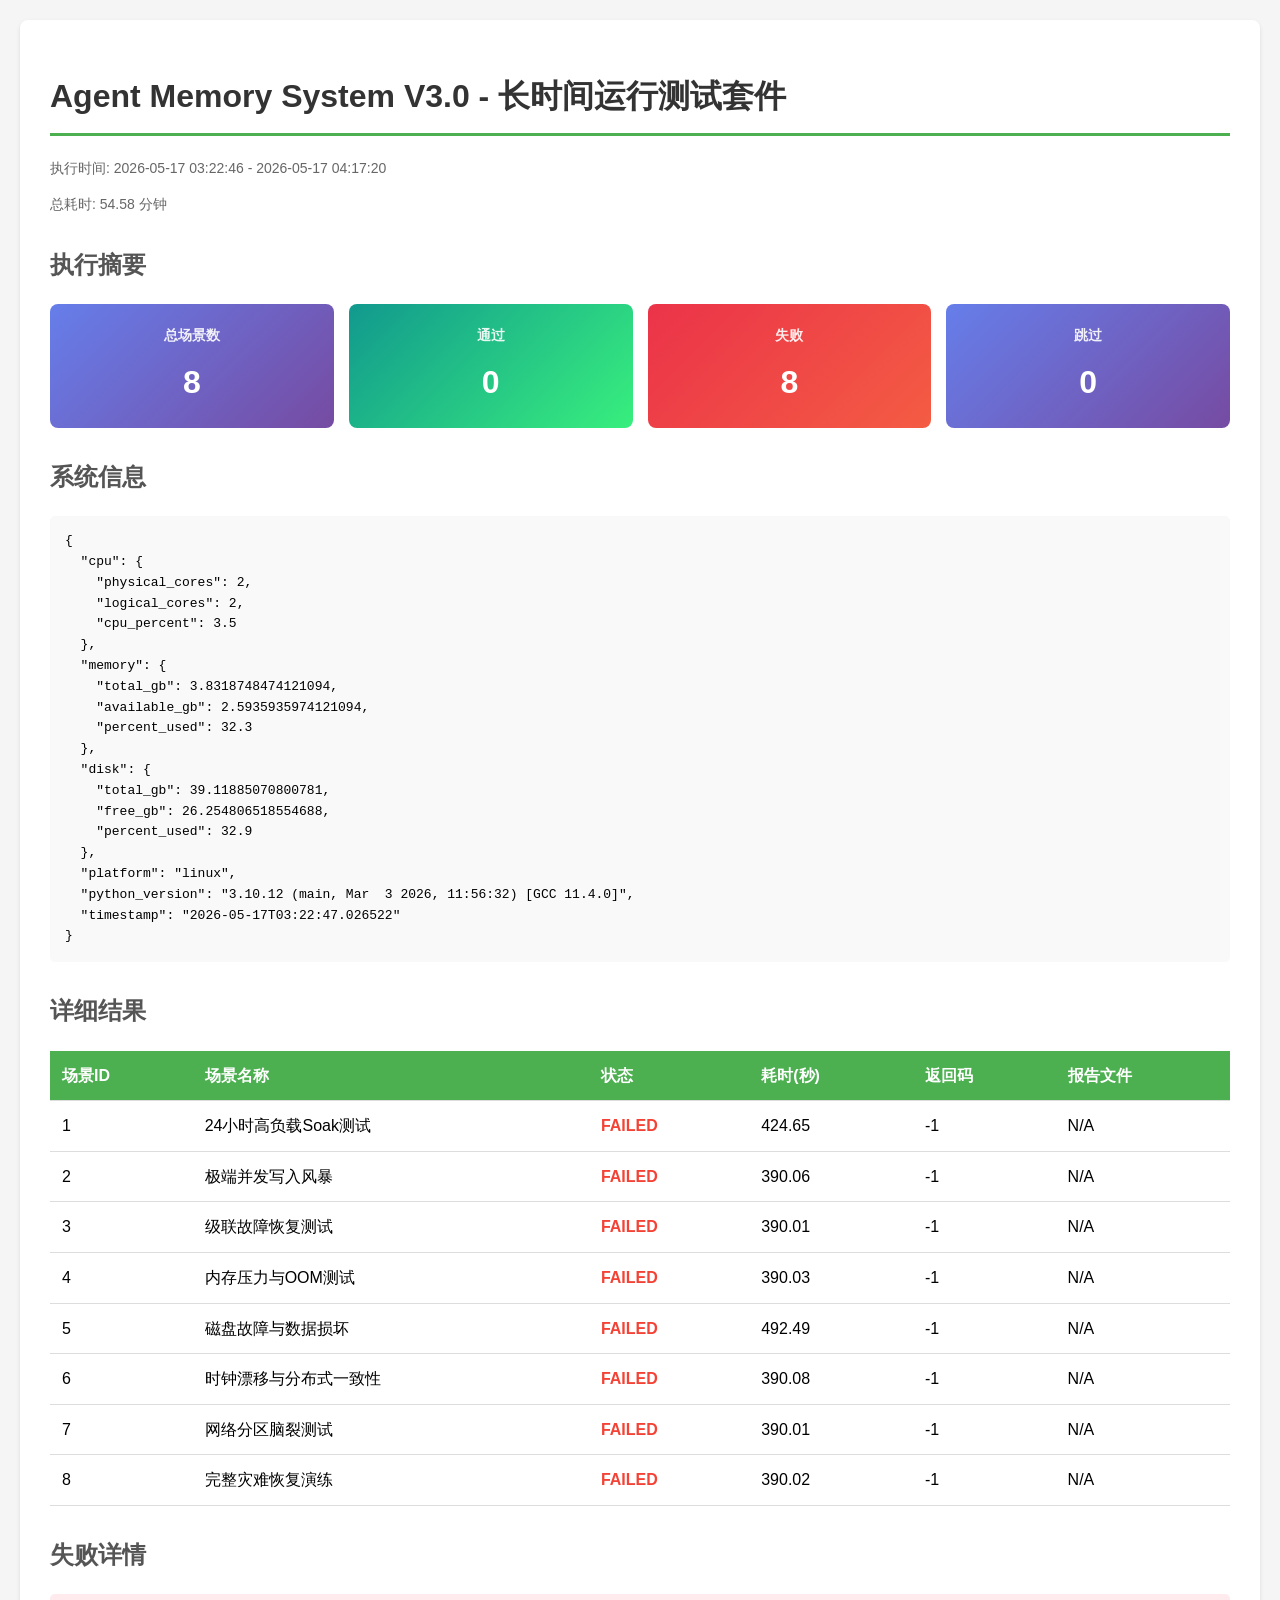
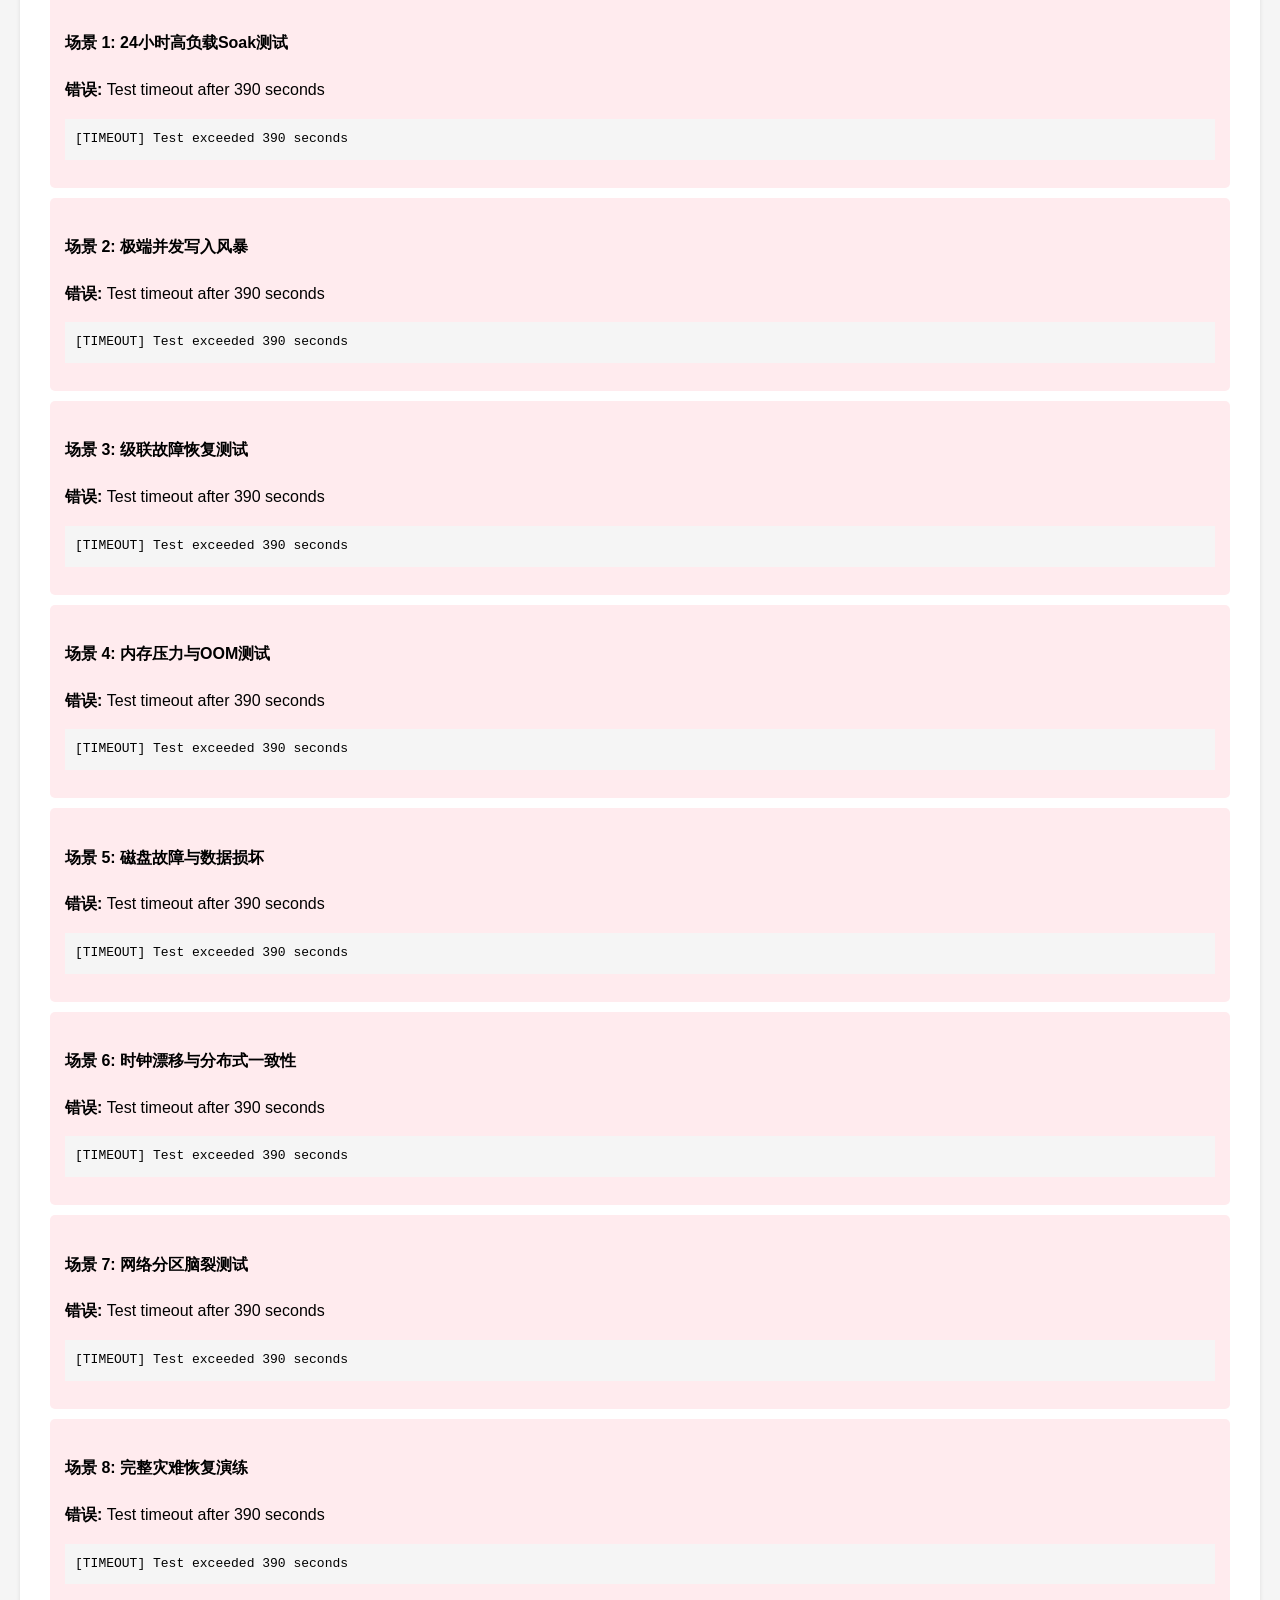
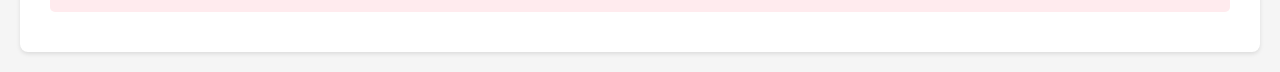
<file: tests/long_running/test_suite_report.html>
<!DOCTYPE html>
<html lang="zh-CN">
<head>
    <meta charset="UTF-8">
    <meta name="viewport" content="width=device-width, initial-scale=1.0">
    <title>Agent Memory System V3.0 - 长时间运行测试套件 - 测试报告</title>
    <style>
        body {
            font-family: -apple-system, BlinkMacSystemFont, 'Segoe UI', Roboto, sans-serif;
            line-height: 1.6;
            margin: 0;
            padding: 20px;
            background-color: #f5f5f5;
        }
        .container {
            max-width: 1200px;
            margin: 0 auto;
            background-color: white;
            padding: 30px;
            border-radius: 8px;
            box-shadow: 0 2px 4px rgba(0,0,0,0.1);
        }
        h1 {
            color: #333;
            border-bottom: 3px solid #4CAF50;
            padding-bottom: 10px;
        }
        h2 {
            color: #555;
            margin-top: 30px;
        }
        .summary {
            display: grid;
            grid-template-columns: repeat(auto-fit, minmax(200px, 1fr));
            gap: 15px;
            margin: 20px 0;
        }
        .summary-card {
            background: linear-gradient(135deg, #667eea 0%, #764ba2 100%);
            color: white;
            padding: 20px;
            border-radius: 8px;
            text-align: center;
        }
        .summary-card.passed {
            background: linear-gradient(135deg, #11998e 0%, #38ef7d 100%);
        }
        .summary-card.failed {
            background: linear-gradient(135deg, #eb3349 0%, #f45c43 100%);
        }
        .summary-card h3 {
            margin: 0 0 10px 0;
            font-size: 14px;
            opacity: 0.9;
        }
        .summary-card .value {
            font-size: 32px;
            font-weight: bold;
        }
        table {
            width: 100%;
            border-collapse: collapse;
            margin: 20px 0;
        }
        th, td {
            padding: 12px;
            text-align: left;
            border-bottom: 1px solid #ddd;
        }
        th {
            background-color: #4CAF50;
            color: white;
        }
        tr:hover {
            background-color: #f5f5f5;
        }
        .status-passed {
            color: #4CAF50;
            font-weight: bold;
        }
        .status-failed {
            color: #f44336;
            font-weight: bold;
        }
        .status-skipped {
            color: #ff9800;
            font-weight: bold;
        }
        .system-info {
            background-color: #f9f9f9;
            padding: 15px;
            border-radius: 5px;
            margin: 20px 0;
        }
        .system-info pre {
            margin: 0;
            overflow-x: auto;
        }
        .timestamp {
            color: #666;
            font-size: 14px;
        }
    </style>
</head>
<body>
    <div class="container">
        <h1>Agent Memory System V3.0 - 长时间运行测试套件</h1>
        <p class="timestamp">执行时间: 2026-05-17 03:22:46 - 
           2026-05-17 04:17:20</p>
        <p class="timestamp">总耗时: 54.58 分钟</p>
        
        <h2>执行摘要</h2>
        <div class="summary">
            <div class="summary-card">
                <h3>总场景数</h3>
                <div class="value">8</div>
            </div>
            <div class="summary-card passed">
                <h3>通过</h3>
                <div class="value">0</div>
            </div>
            <div class="summary-card failed">
                <h3>失败</h3>
                <div class="value">8</div>
            </div>
            <div class="summary-card">
                <h3>跳过</h3>
                <div class="value">0</div>
            </div>
        </div>
        
        <h2>系统信息</h2>
        <div class="system-info">
            <pre>{
  "cpu": {
    "physical_cores": 2,
    "logical_cores": 2,
    "cpu_percent": 3.5
  },
  "memory": {
    "total_gb": 3.8318748474121094,
    "available_gb": 2.5935935974121094,
    "percent_used": 32.3
  },
  "disk": {
    "total_gb": 39.11885070800781,
    "free_gb": 26.254806518554688,
    "percent_used": 32.9
  },
  "platform": "linux",
  "python_version": "3.10.12 (main, Mar  3 2026, 11:56:32) [GCC 11.4.0]",
  "timestamp": "2026-05-17T03:22:47.026522"
}</pre>
        </div>
        
        <h2>详细结果</h2>
        <table>
            <thead>
                <tr>
                    <th>场景ID</th>
                    <th>场景名称</th>
                    <th>状态</th>
                    <th>耗时(秒)</th>
                    <th>返回码</th>
                    <th>报告文件</th>
                </tr>
            </thead>
            <tbody>

                <tr>
                    <td>1</td>
                    <td>24小时高负载Soak测试</td>
                    <td class="status-failed">FAILED</td>
                    <td>424.65</td>
                    <td>-1</td>
                    <td>N/A</td>
                </tr>

                <tr>
                    <td>2</td>
                    <td>极端并发写入风暴</td>
                    <td class="status-failed">FAILED</td>
                    <td>390.06</td>
                    <td>-1</td>
                    <td>N/A</td>
                </tr>

                <tr>
                    <td>3</td>
                    <td>级联故障恢复测试</td>
                    <td class="status-failed">FAILED</td>
                    <td>390.01</td>
                    <td>-1</td>
                    <td>N/A</td>
                </tr>

                <tr>
                    <td>4</td>
                    <td>内存压力与OOM测试</td>
                    <td class="status-failed">FAILED</td>
                    <td>390.03</td>
                    <td>-1</td>
                    <td>N/A</td>
                </tr>

                <tr>
                    <td>5</td>
                    <td>磁盘故障与数据损坏</td>
                    <td class="status-failed">FAILED</td>
                    <td>492.49</td>
                    <td>-1</td>
                    <td>N/A</td>
                </tr>

                <tr>
                    <td>6</td>
                    <td>时钟漂移与分布式一致性</td>
                    <td class="status-failed">FAILED</td>
                    <td>390.08</td>
                    <td>-1</td>
                    <td>N/A</td>
                </tr>

                <tr>
                    <td>7</td>
                    <td>网络分区脑裂测试</td>
                    <td class="status-failed">FAILED</td>
                    <td>390.01</td>
                    <td>-1</td>
                    <td>N/A</td>
                </tr>

                <tr>
                    <td>8</td>
                    <td>完整灾难恢复演练</td>
                    <td class="status-failed">FAILED</td>
                    <td>390.02</td>
                    <td>-1</td>
                    <td>N/A</td>
                </tr>

            </tbody>
        </table>
        
        <h2>失败详情</h2>

        <div style="background-color: #ffebee; padding: 15px; margin: 10px 0; border-radius: 5px;">
            <h4>场景 1: 24小时高负载Soak测试</h4>
            <p><strong>错误:</strong> Test timeout after 390 seconds</p>
            <pre style="background-color: #f5f5f5; padding: 10px; overflow-x: auto;">
[TIMEOUT] Test exceeded 390 seconds</pre>
        </div>

        <div style="background-color: #ffebee; padding: 15px; margin: 10px 0; border-radius: 5px;">
            <h4>场景 2: 极端并发写入风暴</h4>
            <p><strong>错误:</strong> Test timeout after 390 seconds</p>
            <pre style="background-color: #f5f5f5; padding: 10px; overflow-x: auto;">
[TIMEOUT] Test exceeded 390 seconds</pre>
        </div>

        <div style="background-color: #ffebee; padding: 15px; margin: 10px 0; border-radius: 5px;">
            <h4>场景 3: 级联故障恢复测试</h4>
            <p><strong>错误:</strong> Test timeout after 390 seconds</p>
            <pre style="background-color: #f5f5f5; padding: 10px; overflow-x: auto;">
[TIMEOUT] Test exceeded 390 seconds</pre>
        </div>

        <div style="background-color: #ffebee; padding: 15px; margin: 10px 0; border-radius: 5px;">
            <h4>场景 4: 内存压力与OOM测试</h4>
            <p><strong>错误:</strong> Test timeout after 390 seconds</p>
            <pre style="background-color: #f5f5f5; padding: 10px; overflow-x: auto;">
[TIMEOUT] Test exceeded 390 seconds</pre>
        </div>

        <div style="background-color: #ffebee; padding: 15px; margin: 10px 0; border-radius: 5px;">
            <h4>场景 5: 磁盘故障与数据损坏</h4>
            <p><strong>错误:</strong> Test timeout after 390 seconds</p>
            <pre style="background-color: #f5f5f5; padding: 10px; overflow-x: auto;">
[TIMEOUT] Test exceeded 390 seconds</pre>
        </div>

        <div style="background-color: #ffebee; padding: 15px; margin: 10px 0; border-radius: 5px;">
            <h4>场景 6: 时钟漂移与分布式一致性</h4>
            <p><strong>错误:</strong> Test timeout after 390 seconds</p>
            <pre style="background-color: #f5f5f5; padding: 10px; overflow-x: auto;">
[TIMEOUT] Test exceeded 390 seconds</pre>
        </div>

        <div style="background-color: #ffebee; padding: 15px; margin: 10px 0; border-radius: 5px;">
            <h4>场景 7: 网络分区脑裂测试</h4>
            <p><strong>错误:</strong> Test timeout after 390 seconds</p>
            <pre style="background-color: #f5f5f5; padding: 10px; overflow-x: auto;">
[TIMEOUT] Test exceeded 390 seconds</pre>
        </div>

        <div style="background-color: #ffebee; padding: 15px; margin: 10px 0; border-radius: 5px;">
            <h4>场景 8: 完整灾难恢复演练</h4>
            <p><strong>错误:</strong> Test timeout after 390 seconds</p>
            <pre style="background-color: #f5f5f5; padding: 10px; overflow-x: auto;">
[TIMEOUT] Test exceeded 390 seconds</pre>
        </div>

    </div>
</body>
</html>
</file>
